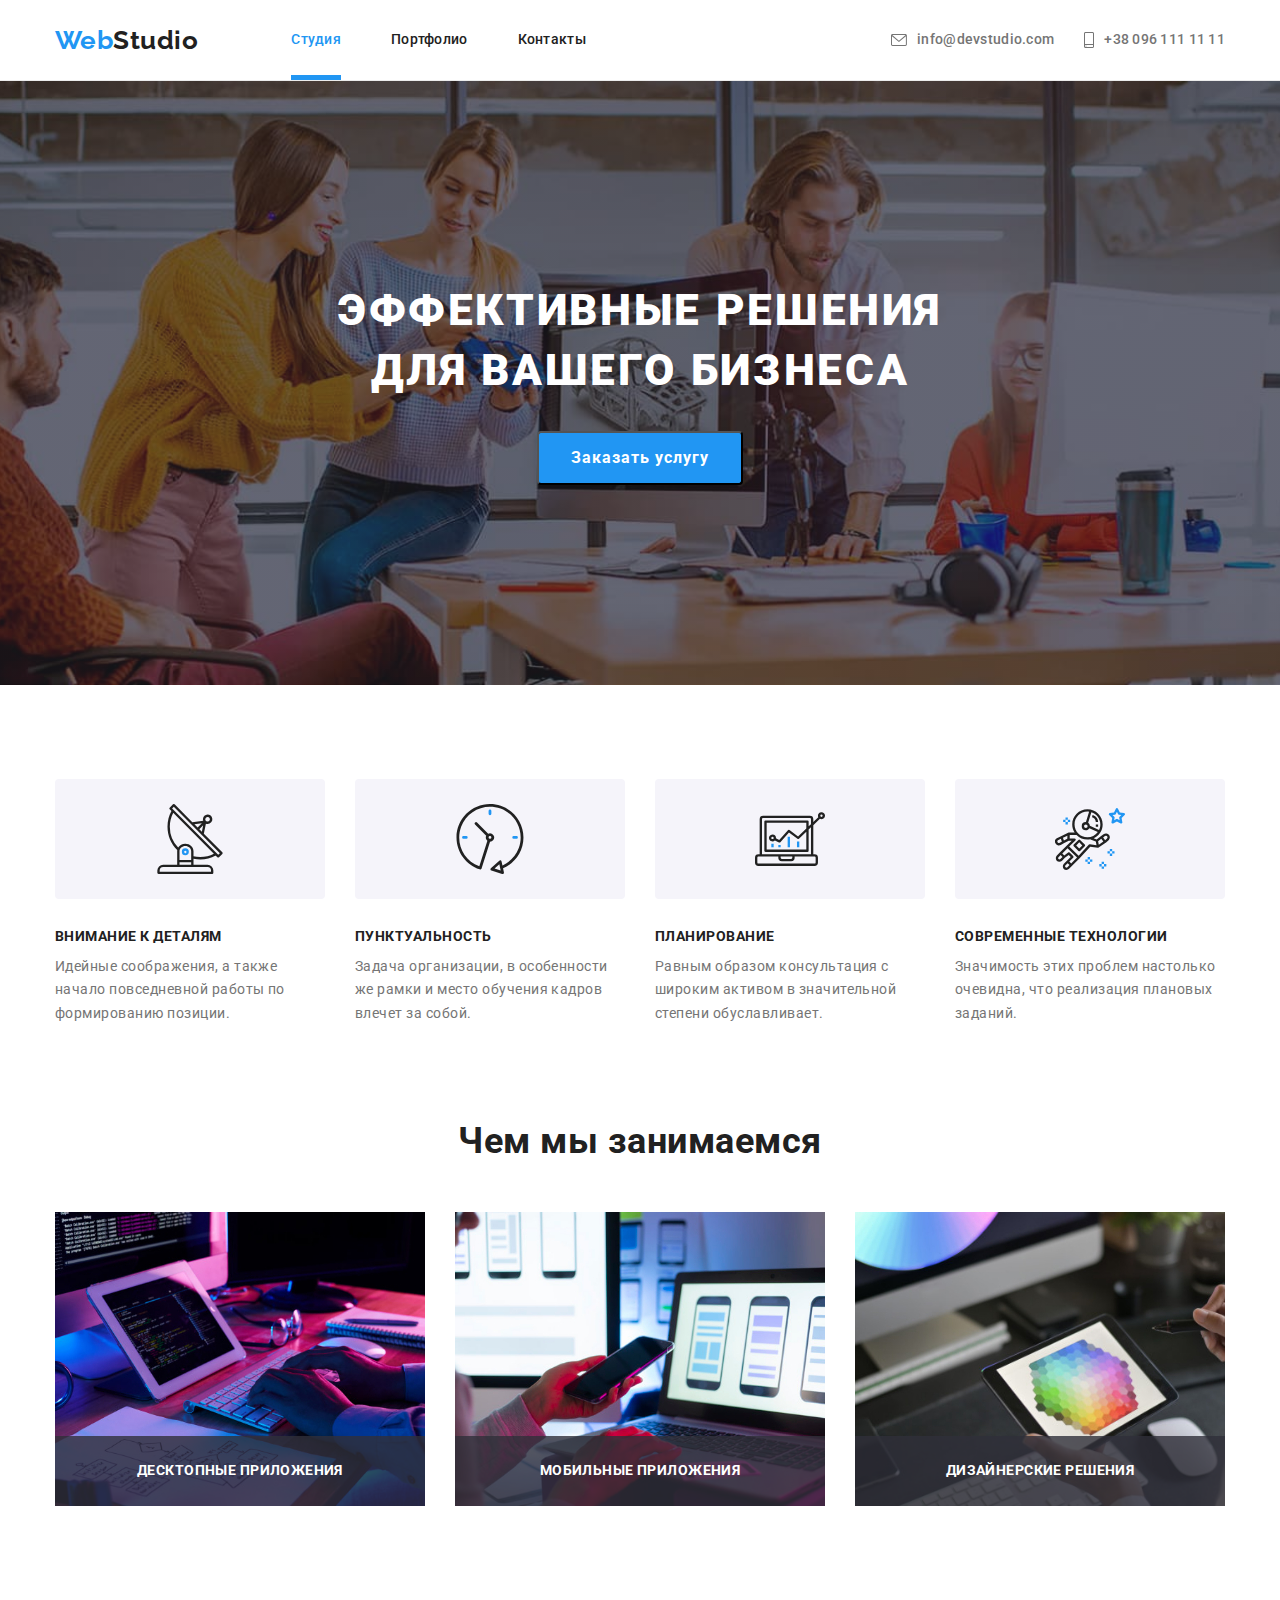
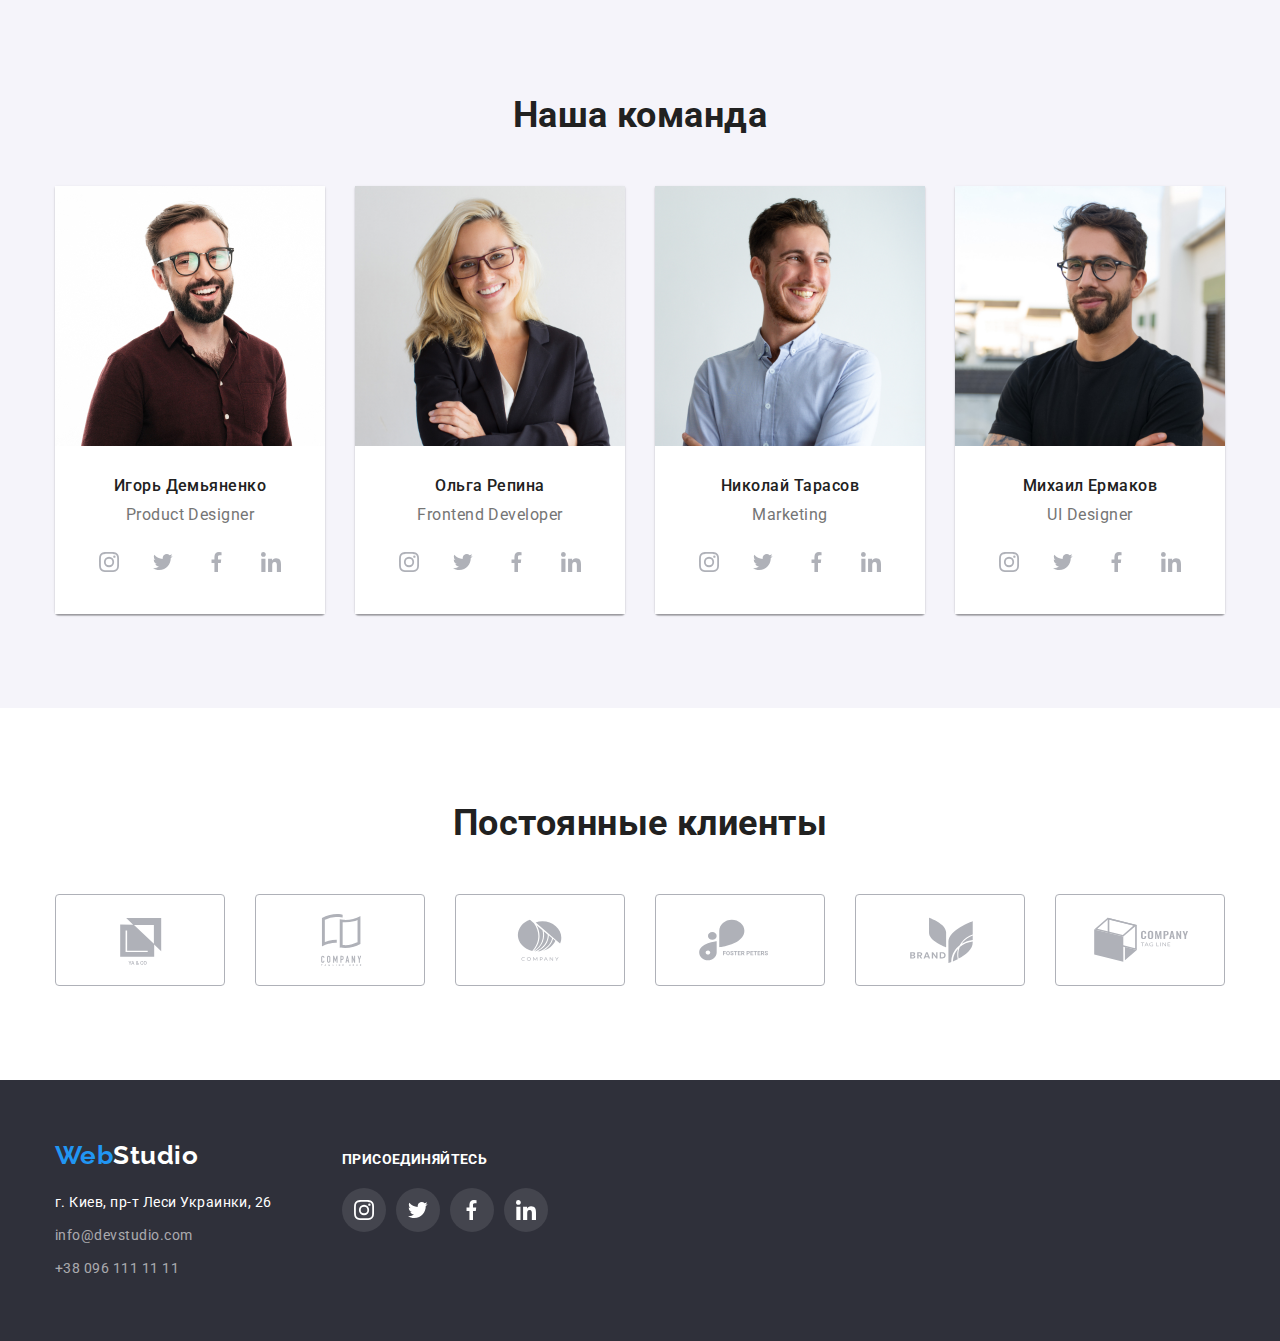
<file: index.html>
<!DOCTYPE html>
<html lang="ru">
  <head>
    <meta charset="UTF-8" />
    <meta http-equiv="X-UA-Compatible" content="IE=edge" />
    <meta name="viewport" content="width=device-width, initial-scale=1.0" />
    <title>Document</title>
    <link rel="preconnect" href="https://fonts.googleapis.com" />
    <link rel="preconnect" href="https://fonts.gstatic.com" crossorigin />
    <link
      href="https://fonts.googleapis.com/css2?family=Raleway:wght@700&family=Roboto:wght@400;500;700;900&display=swap"
      rel="stylesheet"
    />
    <link
      rel="stylesheet"
      href="https://cdnjs.cloudflare.com/ajax/libs/modern-normalize/1.1.0/modern-normalize.min.css"
    />
    <link rel="stylesheet" href="./css/styles.css" />
  </head>
  <body>
    <!-- Хедер -->
    <header class="header">
      <div class="container main-nav">
        <nav class="main-part">
          <a href="./index.html" class="logo">Web<span class="logo-black">Studio</span></a>
          <ul class="site-nav">
            <li class="item"><a href="" class="link current">Студия</a></li>
            <li class="item"><a href="./portfolio.html" class="link">Портфолио</a></li>
            <li class="item"><a href="" class="link">Контакты</a></li>
          </ul>
        </nav>
        <ul class="contacts">
          <li class="item">
            <a href="mailto:info@devstudio.com" class="link envelope">
              <svg class="icon-envelope" width="16" height="12">
                <use href="./images/sprite.svg#icon-envelope"></use>
              </svg>
              info@devstudio.com</a
            >
          </li>
          <li class="item">
            <a href="tel:+380961111111" class="link smartphone">
              <svg class="icon-smartphone" width="10" height="16">
                <use href="./images/sprite.svg#icon-smartphone"></use>
              </svg>
              +38 096 111 11 11</a
            >
          </li>
        </ul>
      </div>
    </header>
    <main>
      <!-- Герой -->
      <div class="overlay">
        <section class="hero">
          <div class="container">
            <h1 class="hero-title">
              Эффективные решения <br />
              для вашего бизнеса
            </h1>
            <button type="button" class="button" data-modal-open>Заказать услугу</button>
          </div>
        </section>
      </div>
      <!-- Наши приемущества -->
      <section class="section">
        <div class="container">
          <h2 class="h2-title-benefits">Наши приемущества</h2>
          <ul class="benefits-list">
            <li class="item">
              <div class="benefits-list-icon">
                <svg class="icon" width="70" height="70">
                  <use href="./images/sprite.svg#icon-antenna"></use>
                </svg>
              </div>
              <h3 class="section-title benefits">Внимание к деталям</h3>
              <p class="benefits-text">
                Идейные соображения, а также начало повседневной работы по формированию позиции.
              </p>
            </li>
            <li class="item">
              <div class="benefits-list-icon">
                <svg class="icon" width="70" height="70">
                  <use href="./images/sprite.svg#icon-clock"></use>
                </svg>
              </div>
              <h3 class="section-title benefits">Пунктуальность</h3>
              <p class="benefits-text">
                Задача организации, в особенности же рамки и место обучения кадров влечет за собой.
              </p>
            </li>
            <li class="item">
              <div class="benefits-list-icon">
                <svg class="icon" width="70" height="70">
                  <use href="./images/sprite.svg#icon-vector"></use>
                </svg>
              </div>
              <h3 class="section-title benefits">Планирование</h3>
              <p class="benefits-text">
                Равным образом консультация с широким активом в значительной степени обуславливает.
              </p>
            </li>
            <li class="item">
              <div class="benefits-list-icon">
                <svg class="icon" width="70" height="70">
                  <use href="./images/sprite.svg#icon-astronaut"></use>
                </svg>
              </div>
              <h3 class="section-title benefits">Современные технологии</h3>
              <p class="benefits-text">
                Значимость этих проблем настолько очевидна, что реализация плановых заданий.
              </p>
            </li>
          </ul>
        </div>
      </section>
      <!-- Чем мы занимаемся -->
      <section class="section job">
        <div class="container">
          <h2 class="section-title job">Чем мы занимаемся</h2>
          <ul class="job-list">
            <li class="item">
              <div class="job-item-container">
                <img
                  src="./images/img.jpg"
                  alt="Верстка"
                  width="370"
                  height="294"
                  class="job-image"
                />
                <div class="job-overlay-container">
                  <p class="job-list-overlay">Десктопные приложения</p>
                </div>
              </div>
            </li>
            <li class="item">
              <div class="job-item-container">
                <img
                  src="./images/img1.jpg"
                  alt="Приложения"
                  width="370"
                  height="294"
                  class="job-image"
                />
                <div class="job-overlay-container">
                  <p class="job-list-overlay">Мобильные приложения</p>
                </div>
              </div>
            </li>
            <li class="item">
              <div class="job-item-container">
                <img
                  src="./images/img2.jpg"
                  alt="Дизайн"
                  width="370"
                  height="294"
                  class="job-image"
                />
                <div class="job-overlay-container">
                  <p class="job-list-overlay">Дизайнерские решения</p>
                </div>
              </div>
            </li>
          </ul>
        </div>
      </section>
      <!-- Наша команда -->
      <section class="section team">
        <div class="container">
          <h2 class="section-title team">Наша команда</h2>
          <ul class="team-list">
            <li class="item">
              <img
                src="./images/photo1.jpg"
                alt="Игорь Демьяненко"
                width="270"
                height="260"
                class="photo"
              />
              <div class="team-container">
                <h3 class="section-title name">Игорь Демьяненко</h3>
                <p lang="en" class="prof">Product Designer</p>
                <ul class="name-social-link">
                  <li class="item-link">
                    <a
                      href=""
                      target="blank"
                      rel="noopener noreferrer"
                      aria-label="Instagram"
                      class="link"
                    >
                      <svg class="icon" width="20" height="20">
                        <use href="./images/sprite.svg#icon-instagram"></use>
                      </svg>
                    </a>
                  </li>
                  <li class="item-link">
                    <a
                      href=""
                      target="blank"
                      rel="noopener noreferrer"
                      aria-label="Twitter"
                      class="link"
                    >
                      <svg class="icon" width="20" height="20">
                        <use href="./images/sprite.svg#icon-twitter"></use>
                      </svg>
                    </a>
                  </li>
                  <li class="item-link">
                    <a
                      href=""
                      target="blank"
                      rel="noopener noreferrer"
                      aria-label="Facebook"
                      class="link"
                    >
                      <svg class="icon" width="20" height="20">
                        <use href="./images/sprite.svg#icon-facebook"></use>
                      </svg>
                    </a>
                  </li>
                  <li class="item-link">
                    <a
                      href=""
                      target="blank"
                      rel="noopener noreferrer"
                      aria-label="Linkedin"
                      class="link"
                    >
                      <svg class="icon" width="20" height="20">
                        <use href="./images/sprite.svg#icon-linkedin"></use>
                      </svg>
                    </a>
                  </li>
                </ul>
              </div>
            </li>
            <li class="item">
              <img
                src="./images/photo2.jpg"
                alt="Ольга Репина"
                width="270"
                height="260"
                class="photo"
              />
              <div class="team-container">
                <h3 class="section-title name">Ольга Репина</h3>
                <p lang="en" class="prof">Frontend Developer</p>
                <ul class="name-social-link">
                  <li class="item-link">
                    <a
                      href=""
                      target="blank"
                      rel="noopener noreferrer"
                      aria-label="Instagram"
                      class="link"
                    >
                      <svg class="icon" width="20" height="20">
                        <use href="./images/sprite.svg#icon-instagram"></use>
                      </svg>
                    </a>
                  </li>
                  <li class="item-link">
                    <a
                      href=""
                      target="blank"
                      rel="noopener noreferrer"
                      aria-label="Twitter"
                      class="link"
                    >
                      <svg class="icon" width="20" height="20">
                        <use href="./images/sprite.svg#icon-twitter"></use>
                      </svg>
                    </a>
                  </li>
                  <li class="item-link">
                    <a
                      href=""
                      target="blank"
                      rel="noopener noreferrer"
                      aria-label="Facebook"
                      class="link"
                    >
                      <svg class="icon" width="20" height="20">
                        <use href="./images/sprite.svg#icon-facebook"></use>
                      </svg>
                    </a>
                  </li>
                  <li class="item-link">
                    <a
                      href=""
                      target="blank"
                      rel="noopener noreferrer"
                      aria-label="Linkedin"
                      class="link"
                    >
                      <svg class="icon" width="20" height="20">
                        <use href="./images/sprite.svg#icon-linkedin"></use>
                      </svg>
                    </a>
                  </li>
                </ul>
              </div>
            </li>
            <li class="item">
              <img
                src="./images/photo3.jpg"
                alt="Николай Тарасов"
                width="270"
                height="260"
                class="photo"
              />
              <div class="team-container">
                <h3 class="section-title name">Николай Тарасов</h3>
                <p lang="en" class="prof">Marketing</p>
                <ul class="name-social-link">
                  <li class="item-link">
                    <a
                      href=""
                      target="blank"
                      rel="noopener noreferrer"
                      aria-label="Instagram"
                      class="link"
                    >
                      <svg class="icon" width="20" height="20">
                        <use href="./images/sprite.svg#icon-instagram"></use>
                      </svg>
                    </a>
                  </li>
                  <li class="item-link">
                    <a
                      href=""
                      target="blank"
                      rel="noopener noreferrer"
                      aria-label="Twitter"
                      class="link"
                    >
                      <svg class="icon" width="20" height="20">
                        <use href="./images/sprite.svg#icon-twitter"></use>
                      </svg>
                    </a>
                  </li>
                  <li class="item-link">
                    <a
                      href=""
                      target="blank"
                      rel="noopener noreferrer"
                      aria-label="Facebook"
                      class="link"
                    >
                      <svg class="icon" width="20" height="20">
                        <use href="./images/sprite.svg#icon-facebook"></use>
                      </svg>
                    </a>
                  </li>
                  <li class="item-link">
                    <a
                      href=""
                      target="blank"
                      rel="noopener noreferrer"
                      aria-label="Linkedin"
                      class="link"
                    >
                      <svg class="icon" width="20" height="20">
                        <use href="./images/sprite.svg#icon-linkedin"></use>
                      </svg>
                    </a>
                  </li>
                </ul>
              </div>
            </li>
            <li class="item">
              <img
                src="./images/photo4.jpg"
                alt="Михаил Ермаков"
                width="270"
                height="260"
                class="photo"
              />
              <div class="team-container">
                <h3 class="section-title name">Михаил Ермаков</h3>
                <p lang="en" class="prof">UI Designer</p>
                <ul class="name-social-link">
                  <li class="item-link">
                    <a
                      href=""
                      target="blank"
                      rel="noopener noreferrer"
                      aria-label="Instagram"
                      class="link"
                    >
                      <svg class="icon" width="20" height="20">
                        <use href="./images/sprite.svg#icon-instagram"></use>
                      </svg>
                    </a>
                  </li>
                  <li class="item-link">
                    <a
                      href=""
                      target="blank"
                      rel="noopener noreferrer"
                      aria-label="Twitter"
                      class="link"
                    >
                      <svg class="icon" width="20" height="20">
                        <use href="./images/sprite.svg#icon-twitter"></use>
                      </svg>
                    </a>
                  </li>
                  <li class="item-link">
                    <a
                      href=""
                      target="blank"
                      rel="noopener noreferrer"
                      aria-label="Facebook"
                      class="link"
                    >
                      <svg class="icon" width="20" height="20">
                        <use href="./images/sprite.svg#icon-facebook"></use>
                      </svg>
                    </a>
                  </li>
                  <li class="item-link">
                    <a
                      href=""
                      target="blank"
                      rel="noopener noreferrer"
                      aria-label="Linkedin"
                      class="link"
                    >
                      <svg class="icon" width="20" height="20">
                        <use href="./images/sprite.svg#icon-linkedin"></use>
                      </svg>
                    </a>
                  </li>
                </ul>
              </div>
            </li>
          </ul>
        </div>
      </section>
      <!-- Постоянные клиенты -->
      <section class="section clients">
        <div class="container">
          <h2 class="section-title">Постоянные клиенты</h2>
          <ul class="list-clients">
            <li class="item">
              <a href="" class="button-clients">
                <svg class="icon-clients" width="170" height="92">
                  <use href="./images/sprite.svg#icon-Client1"></use>
                </svg>
              </a>
            </li>
            <li class="item">
              <a href="" class="button-clients">
                <svg class="icon-clients" width="170" height="92">
                  <use href="./images/sprite.svg#icon-Client2"></use>
                </svg>
              </a>
            </li>
            <li class="item">
              <a href="" class="button-clients">
                <svg class="icon-clients" width="170" height="92">
                  <use href="./images/sprite.svg#icon-Client3"></use>
                </svg>
              </a>
            </li>
            <li class="item">
              <a href="" class="button-clients">
                <svg class="icon-clients" width="170" height="92">
                  <use href="./images/sprite.svg#icon-Client4"></use>
                </svg>
              </a>
            </li>
            <li class="item">
              <a href="" class="button-clients">
                <svg class="icon-clients" width="170" height="92">
                  <use href="./images/sprite.svg#icon-Client5"></use>
                </svg>
              </a>
            </li>
            <li class="item">
              <a href="" class="button-clients">
                <svg class="icon-clients" width="170" height="92">
                  <use href="./images/sprite.svg#icon-Client6"></use>
                </svg>
              </a>
            </li>
          </ul>
        </div>
      </section>
    </main>
    <!-- Футер -->
    <footer class="main-footer">
      <div class="container footer-container">
        <div class="container-adress">
          <a href="/" class="logo">Web<span class="logo-white">Studio</span></a>
          <address class="address">
            <a
              href="https://goo.gl/maps/ySa9Uwe9buMW5qFH8"
              target="_blank"
              rel="noopener noreferrer"
              class="address-link"
              >г. Киев, пр-т Леси Украинки, 26</a
            >
          </address>
          <address class="footer-contacts">
            <a href="mailto:info@devstudio.com" class="link first">info@devstudio.com</a><br />
            <a href="tel:+380961111111" class="link">+38 096 111 11 11</a>
          </address>
        </div>
        <div class="social-network">
          <p class="p-network">присоединяйтесь</p>
          <ul class="social-network-list">
            <li class="item">
              <a
                href=""
                target="blank"
                rel="noopener noreferrer"
                aria-label="Инстаграм"
                class="link"
              >
                <svg class="icon-footer" width="20" height="20">
                  <use href="./images/sprite.svg#icon-instagram"></use>
                </svg>
              </a>
            </li>

            <li class="item">
              <a href="" target="blank" rel="noopener noreferrer" aria-label="Twitter" class="link">
                <svg class="icon-footer" width="20" height="20">
                  <use href="./images/sprite.svg#icon-twitter"></use>
                </svg>
              </a>
            </li>
            <li class="item">
              <a
                href=""
                target="blank"
                rel="noopener noreferrer"
                aria-label="Facebook"
                class="link"
              >
                <svg class="icon-footer" width="20" height="20">
                  <use href="./images/sprite.svg#icon-facebook"></use>
                </svg>
              </a>
            </li>
            <li class="item">
              <a
                href=""
                target="blank"
                rel="noopener noreferrer"
                aria-label="Linkedin"
                class="link"
              >
                <svg class="icon-footer" width="20" height="20">
                  <use href="./images/sprite.svg#icon-linkedin"></use>
                </svg>
              </a>
            </li>
          </ul>
        </div>
      </div>
    </footer>
    <!-- Модальное окно -->
    <div class="backdrop is-hidden" data-modal>
      <div class="modal">
        <button class="button-modal" data-modal-close>
          <svg class="icon-modal-close" width="17" height="17">
            <use href="./images/sprite.svg#icon-close"></use>
          </svg>
        </button>
      </div>
    </div>
    <script src="./js/modal.js"></script>
  </body>
</html>
</file>
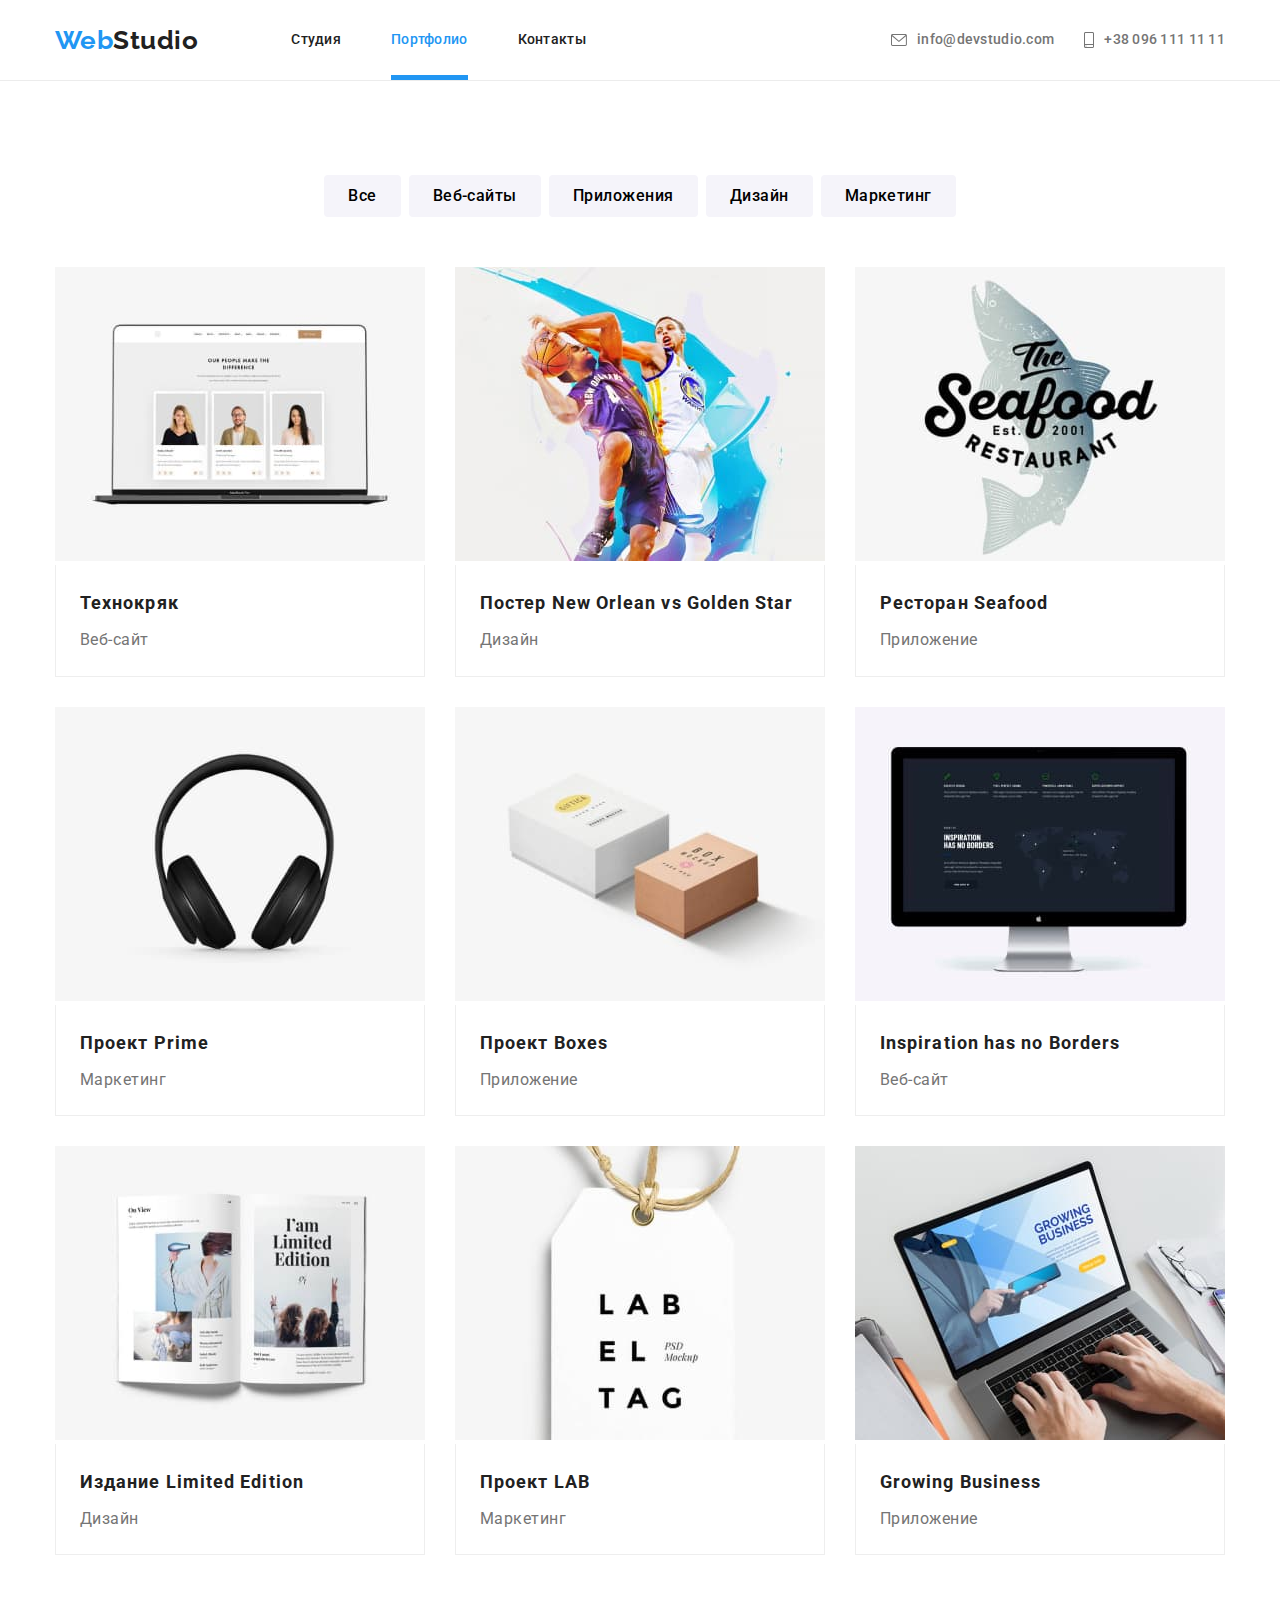
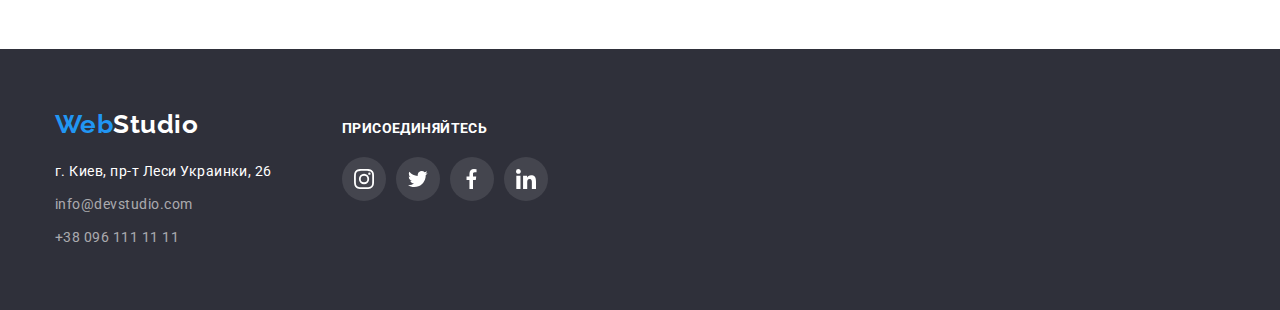
<file: portfolio.html>
<!DOCTYPE html>
<html lang="ru">
  <head>
    <meta charset="UTF-8" />
    <meta http-equiv="X-UA-Compatible" content="IE=edge" />
    <meta name="viewport" content="width=device-width, initial-scale=1.0" />
    <title>Document</title>
    <link rel="preconnect" href="https://fonts.googleapis.com" />
    <link rel="preconnect" href="https://fonts.gstatic.com" crossorigin />
    <link
      href="https://fonts.googleapis.com/css2?family=Raleway:wght@700&family=Roboto:wght@400;500;700;900&display=swap"
      rel="stylesheet"
    />
    <link
      rel="stylesheet"
      href="https://cdnjs.cloudflare.com/ajax/libs/modern-normalize/1.1.0/modern-normalize.min.css"
    />
    <link rel="stylesheet" href="./css/styles.css" />
  </head>
  <body>
    <!-- Хедер -->
    <header class="header">
      <div class="container main-nav">
        <nav class="main-part">
          <a href="./index.html" class="logo">Web<span class="logo-black">Studio</span></a>
          <ul class="site-nav">
            <li class="item"><a href="./index.html" class="link">Студия</a></li>
            <li class="item"><a href="./portfolio.html" class="link current">Портфолио</a></li>
            <li class="item"><a href="" class="link">Контакты</a></li>
          </ul>
        </nav>
        <ul class="contacts">
          <li class="item">
            <a href="mailto:info@devstudio.com" class="link envelope">
              <svg class="icon-envelope" width="16" height="12">
                <use href="./images/sprite.svg#icon-envelope"></use>
              </svg>
              info@devstudio.com</a
            >
          </li>
          <li class="item">
            <a href="tel:+380961111111" class="link smartphone">
              <svg class="icon-smartphone" width="10" height="16">
                <use href="./images/sprite.svg#icon-smartphone"></use>
              </svg>
              +38 096 111 11 11</a
            >
          </li>
        </ul>
      </div>
    </header>
    <main>
      <!-- Фильтры -->
      <section class="section">
        <div class="container">
          <ul class="buttons-port">
            <li class="item"><button type="button" class="button-portfolio">Все</button></li>
            <li class="item"><button type="button" class="button-portfolio">Веб-сайты</button></li>
            <li class="item"><button type="button" class="button-portfolio">Приложения</button></li>
            <li class="item"><button type="button" class="button-portfolio">Дизайн</button></li>
            <li class="item"><button type="button" class="button-portfolio">Маркетинг</button></li>
          </ul>
          <!-- Портфолио -->
          <h1 class="h1-header-portfolio">Наше портфолио</h1>
          <ul class="portfolio-list">
            <li class="item tehnocrak">
              <div class="card-set">
                <a href="" class="link-porfolio">
                  <div class="container-overlay-portfolio">
                    <img src="./images/tehno.jpg" alt="Технокряк" width="370" height="294" />
                    <div class="product-overlay">
                      <div class="container-content-overlay">
                        <p class="content-overlay-portfolio">
                          Ресурс предлагает комплексные предложения с разным уровнем функционала и
                          сервисов. Все это позволит посетителю получить исчерпывающие сведения о
                          компании или частном лице.
                        </p>
                      </div>
                    </div>
                  </div>
                  <div class="card-content">
                    <h2 class="header-portfolio">Технокряк</h2>
                    <p class="p-portfolio">Веб-сайт</p>
                  </div>
                </a>
              </div>
            </li>
            <li class="item tehnocrak">
              <div class="card-set">
                <a href="" class="link-porfolio">
                  <div class="container-overlay-portfolio">
                    <img src="./images/poster.jpg" alt="Постер" width="370" height="294" />
                    <div class="product-overlay">
                      <div class="container-content-overlay">
                        <p class="content-overlay-portfolio">
                          Ресурс предлагает комплексные предложения с разным уровнем функционала и
                          сервисов. Все это позволит посетителю получить исчерпывающие сведения о
                          компании или частном лице.
                        </p>
                      </div>
                    </div>
                  </div>
                  <div class="card-content">
                    <h2 class="header-portfolio">Постер New Orlean vs Golden Star</h2>
                    <p class="p-portfolio">Дизайн</p>
                  </div>
                </a>
              </div>
            </li>
            <li class="item tehnocrak">
              <div class="card-set">
                <a href="" class="link-porfolio">
                  <div class="container-overlay-portfolio">
                    <img src="./images/seafood.jpg" alt="Ресторан" width="370" height="294" />
                    <div class="product-overlay">
                      <div class="container-content-overlay">
                        <p class="content-overlay-portfolio">
                          Ресурс предлагает комплексные предложения с разным уровнем функционала и
                          сервисов. Все это позволит посетителю получить исчерпывающие сведения о
                          компании или частном лице.
                        </p>
                      </div>
                    </div>
                  </div>
                  <div class="card-content">
                    <h2 class="header-portfolio">Ресторан Seafood</h2>
                    <p class="p-portfolio">Приложение</p>
                  </div>
                </a>
              </div>
            </li>
            <li class="item tehnocrak">
              <div class="card-set">
                <a href="" class="link-porfolio">
                  <div class="container-overlay-portfolio">
                    <img src="./images/prime.jpg" alt="Проэкт" width="370" height="294" />
                    <div class="product-overlay">
                      <div class="container-content-overlay">
                        <p class="content-overlay-portfolio">
                          Ресурс предлагает комплексные предложения с разным уровнем функционала и
                          сервисов. Все это позволит посетителю получить исчерпывающие сведения о
                          компании или частном лице.
                        </p>
                      </div>
                    </div>
                  </div>
                  <div class="card-content">
                    <h2 class="header-portfolio">Проект Prime</h2>
                    <p class="p-portfolio">Маркетинг</p>
                  </div>
                </a>
              </div>
            </li>
            <li class="item tehnocrak">
              <div class="card-set">
                <a href="" class="link-porfolio">
                  <div class="container-overlay-portfolio">
                    <img src="./images/boxes.jpg" alt="Приложение" width="370" height="294" />
                    <div class="product-overlay">
                      <div class="container-content-overlay">
                        <p class="content-overlay-portfolio">
                          Ресурс предлагает комплексные предложения с разным уровнем функционала и
                          сервисов. Все это позволит посетителю получить исчерпывающие сведения о
                          компании или частном лице.
                        </p>
                      </div>
                    </div>
                  </div>
                  <div class="card-content">
                    <h2 class="header-portfolio">Проект Boxes</h2>
                    <p class="p-portfolio">Приложение</p>
                  </div>
                </a>
              </div>
            </li>
            <li class="item tehnocrak">
              <div class="card-set">
                <a href="" class="link-porfolio">
                  <div class="container-overlay-portfolio">
                    <img src="./images/borders.jpg" alt="Веб-сайт" width="370" height="294" />
                    <div class="product-overlay">
                      <div class="container-content-overlay">
                        <p class="content-overlay-portfolio">
                          Ресурс предлагает комплексные предложения с разным уровнем функционала и
                          сервисов. Все это позволит посетителю получить исчерпывающие сведения о
                          компании или частном лице.
                        </p>
                      </div>
                    </div>
                  </div>
                  <div class="card-content">
                    <h2 class="header-portfolio">Inspiration has no Borders</h2>
                    <p class="p-portfolio">Веб-сайт</p>
                  </div>
                </a>
              </div>
            </li>
            <li class="item tehnocrak">
              <div class="card-set">
                <a href="" class="link-porfolio">
                  <div class="container-overlay-portfolio">
                    <img src="./images/ltd.jpg" alt="Дизайн" width="370" height="294" />
                    <div class="product-overlay">
                      <div class="container-content-overlay">
                        <p class="content-overlay-portfolio">
                          Ресурс предлагает комплексные предложения с разным уровнем функционала и
                          сервисов. Все это позволит посетителю получить исчерпывающие сведения о
                          компании или частном лице.
                        </p>
                      </div>
                    </div>
                  </div>
                  <div class="card-content">
                    <h2 class="header-portfolio">Издание Limited Edition</h2>
                    <p class="p-portfolio">Дизайн</p>
                  </div>
                </a>
              </div>
            </li>
            <li class="item tehnocrak">
              <div class="card-set">
                <a href="" class="link-porfolio">
                  <div class="container-overlay-portfolio">
                    <img src="./images/lab.jpg" alt="Маркетинг" width="370" height="294" />
                    <div class="product-overlay">
                      <div class="container-content-overlay">
                        <p class="content-overlay-portfolio">
                          Ресурс предлагает комплексные предложения с разным уровнем функционала и
                          сервисов. Все это позволит посетителю получить исчерпывающие сведения о
                          компании или частном лице.
                        </p>
                      </div>
                    </div>
                  </div>
                  <div class="card-content">
                    <h2 class="header-portfolio">Проект LAB</h2>
                    <p class="p-portfolio">Маркетинг</p>
                  </div>
                </a>
              </div>
            </li>
            <li class="item tehnocrak">
              <div class="card-set">
                <a href="" class="link-porfolio">
                  <div class="container-overlay-portfolio">
                    <img src="./images/business.jpg" alt="Приложение" width="370" height="294" />
                    <div class="product-overlay">
                      <div class="container-content-overlay">
                        <p class="content-overlay-portfolio">
                          Ресурс предлагает комплексные предложения с разным уровнем функционала и
                          сервисов. Все это позволит посетителю получить исчерпывающие сведения о
                          компании или частном лице.
                        </p>
                      </div>
                    </div>
                  </div>
                  <div class="card-content">
                    <h2 class="header-portfolio">Growing Business</h2>
                    <p class="p-portfolio">Приложение</p>
                  </div>
                </a>
              </div>
            </li>
          </ul>
        </div>
      </section>
    </main>
    <!-- Футер -->
    <footer class="main-footer">
      <div class="container footer-container">
        <div class="container-adress">
          <a href="/" class="logo">Web<span class="logo-white">Studio</span></a>
          <address class="address">
            <a
              href="https://goo.gl/maps/ySa9Uwe9buMW5qFH8"
              target="_blank"
              rel="noopener noreferrer"
              class="address-link"
              >г. Киев, пр-т Леси Украинки, 26</a
            >
          </address>
          <address class="footer-contacts">
            <a href="mailto:info@devstudio.com" class="link first">info@devstudio.com</a><br />
            <a href="tel:+380961111111" class="link">+38 096 111 11 11</a>
          </address>
        </div>
        <div class="social-network">
          <p class="p-network">присоединяйтесь</p>
          <ul class="social-network-list">
            <li class="item">
              <a
                href=""
                target="blank"
                rel="noopener noreferrer"
                aria-label="Инстаграм"
                class="link"
              >
                <svg class="icon-footer" width="20" height="20">
                  <use href="./images/sprite.svg#icon-instagram"></use>
                </svg>
              </a>
            </li>

            <li class="item">
              <a href="" target="blank" rel="noopener noreferrer" aria-label="Twitter" class="link">
                <svg class="icon-footer" width="20" height="20">
                  <use href="./images/sprite.svg#icon-twitter"></use>
                </svg>
              </a>
            </li>
            <li class="item">
              <a
                href=""
                target="blank"
                rel="noopener noreferrer"
                aria-label="Facebook"
                class="link"
              >
                <svg class="icon-footer" width="20" height="20">
                  <use href="./images/sprite.svg#icon-facebook"></use>
                </svg>
              </a>
            </li>
            <li class="item">
              <a
                href=""
                target="blank"
                rel="noopener noreferrer"
                aria-label="Linkedin"
                class="link"
              >
                <svg class="icon-footer" width="20" height="20">
                  <use href="./images/sprite.svg#icon-linkedin"></use>
                </svg>
              </a>
            </li>
          </ul>
        </div>
      </div>
    </footer>

    <script src="./js/modal.js"></script>
  </body>
</html>
</file>
<file: css/styles.css>
/*=============== Главная страница ==============*/

:root {
  --header-color: #212121;
  --main-blue-color: #2196f3;
  --main-white-color: #ffffff;
  --text-color: #757575;
  --footer-mail-tel-color: rgba(255, 255, 255, 0.6);
  --black-background-color: #2f303a;
  --team-background-color: #f5f4fa;
  --border-color: #ececec;
  --border-color-card: #eeeeee;
  --team-list-shadow: 0px 1px 3px rgba(0, 0, 0, 0.12), 0px 1px 1px rgba(0, 0, 0, 0.14),
    0px 2px 1px rgba(0, 0, 0, 0.2);
  --button-hero-shadow: rgba(0, 0, 0, 0.15);
  --button-portfolio-shadow: 0px 3px 1px rgba(0, 0, 0, 0.1), 0px 1px 2px rgba(0, 0, 0, 0.08),
    0px 2px 2px rgba(0, 0, 0, 0.12);
  --portfolio-cards-shadow: 0px 1px 1px rgba(0, 0, 0, 0.12), 0px 4px 4px rgba(0, 0, 0, 0.06),
    1px 4px 6px rgba(0, 0, 0, 0.16);
  --icon-color: #afb1b8;
  --timing-function: cubic-bezier(0.4, 0, 0.2, 1);
  --product-card-overlay: rgba(33, 150, 243, 0.9);
}
body {
  background-color: var(--main-white-color);
  color: var(--text-color);
  font-family: Roboto, sans-serif;
  letter-spacing: 0.03em;
}
ul,
li {
  list-style: none;
  padding: 0%;
  margin: 0%;
}
a {
  text-decoration: none;
  font-style: normal;
}
h1,
h2,
h3,
p {
  margin-top: 0;
  margin-bottom: 0;
}
.section-title {
  color: var(--header-color);
  font-weight: 700;
  font-size: 36px;
  line-height: 1.17;
  text-align: center;
}
.section {
  padding-top: 94px;
  padding-bottom: 94px;
}
.container {
  width: 1200px;
  padding-left: 15px;
  padding-right: 15px;
  margin-left: auto;
  margin-right: auto;
}
/*========= Хедер =========*/
.header {
  background-color: var(--main-white-color);
  border-bottom: 1px solid var(--border-color);
}
.logo {
  color: var(--main-blue-color);
  font-family: raleway, sans-serif;
  font-weight: bold;
  font-size: 26px;
  line-height: 1.19;
}
.logo-black {
  color: var(--header-color);
}

.site-nav {
  display: block;
  display: flex;
  padding-left: 0;
  margin-top: 0;
  margin-bottom: 0;
  margin-left: 93px;
}
.contacts {
  display: block;
  display: flex;
  padding-left: 0;
  margin-top: 0;
  margin-bottom: 0;
  margin-left: auto;
  align-items: center;
}
.contacts .link {
  display: block;
  padding-top: 32px;
  padding-bottom: 32px;
}

.contacts .item:first-child {
  margin-right: 30px;
}

.main-nav,
.main-part,
.contacts .smartphone,
.contacts .envelope {
  display: flex;
  align-items: center;
}

.site-nav .item:not(:last-child) {
  margin-right: 50px;
}

.site-nav .link {
  display: block;
  padding-top: 32px;
  padding-bottom: 32px;
}
.site-nav .link,
.contacts .link {
  color: var(--header-color);
  font-weight: 500;
  font-size: 14px;
  line-height: 1.14;
  letter-spacing: 0.02em;

  transition: background-color 250ms var(--timing-function);
}
.contacts .link {
  color: var(--text-color);
}

.icon-envelope {
  margin-right: 10px;
  fill: currentColor;

  transition: color 250ms var(--timing-function);
}
.icon-envelope:hover,
.icon-envelope:focus {
  color: var(--main-blue-color);
}
.icon-smartphone {
  margin-right: 10px;
  fill: currentColor;

  transition: background-color 250ms var(--timing-function);
}

.contacts .link:hover,
.contacts .link:focus,
.site-nav .link:hover,
.site-nav .link:focus,
.footer-contacts .link:hover,
.footer-contacts .link:focus,
.address .address-link:hover,
.address .address-link:focus {
  color: var(--main-blue-color);
}
.link.current {
  color: var(--main-blue-color);

  position: relative;
}
.link.current::after {
  position: absolute;
  left: 0;
  bottom: 0;

  content: '';
  display: block;
  width: 100%;
  height: 5px;
  background-color: var(--main-blue-color);
}
.link.current:hover::after {
  width: 100%;
}

/*======== Герой =======*/
.hero {
  padding-top: 200px;
  padding-bottom: 200px;
  text-align: center;
}
.hero-title {
  margin-bottom: 30px;
  color: var(--main-white-color);
  font-weight: 900;
  font-size: 44px;
  line-height: 1.36;
  letter-spacing: 0.06em;
  text-transform: uppercase;
}
.button {
  color: var(--main-white-color);
  font-family: inherit;
  font-weight: 700;
  font-size: 16px;
  line-height: 1.88;
  letter-spacing: 0.06em;
  background-color: var(--main-blue-color);

  display: inline-block;
  padding: 10px 32px;
  min-width: 136px;
  box-shadow: 0px 4px 4px var(--button-hero-shadow);
  border-radius: 4px;
  cursor: pointer;
}
.overlay {
  max-width: 1600px;
  margin-left: auto;
  margin-right: auto;
  background-image: linear-gradient(to right, rgba(47, 48, 58, 0.4), rgba(47, 48, 58, 0.4)),
    url('../images/overlay.jpg');
  background-color: var(--black-background-color);
  background-repeat: no-repeat;
  background-size: cover;
  background-position: center;
}
/*======== Наши приемущества ========*/

.h2-title-benefits {
  display: none;
}
.benefits-list {
  display: flex;
}

.benefits-list .item:not(:last-child) {
  margin-right: 30px;
}

.benefits {
  font-size: 14px;
  line-height: 1.14;
  text-align: left;
  text-transform: uppercase;

  margin-bottom: 10px;
}
.benefits-text {
  font-size: 14px;
  line-height: 1.7;
}
.benefits-list-icon {
  width: 270px;
  height: 120px;
  background: #f5f4fa;
  border-radius: 4px;
  margin-bottom: 30px;
  display: flex;
  justify-content: center;
}

/*======== Чем мы занимаемcя =======*/
.section-title.job {
  margin-bottom: 50px;
}
.job {
  padding-top: 0;
}
.job-list {
  display: flex;
}
.job-list .item:not(:last-child) {
  margin-right: 30px;
}
.job-image {
  display: block;
}
.job-list-overlay {
  color: var(--main-white-color);
  font-weight: 700;
  font-size: 14px;
  line-height: 1.14;
  text-align: center;
  letter-spacing: 0.03em;
  text-transform: uppercase;
  background-color: rgba(47, 48, 58, 0.8);
  padding-top: 27px;
  padding-bottom: 27px;
}
.job-overlay-container {
  position: absolute;
  width: 370px;
  bottom: 0;
  left: 0;
}
.job-item-container {
  position: relative;
}
/*========= Наша команда =========*/
.section-title.team {
  margin-bottom: 50px;
}
.team-container {
  background-color: var(--main-white-color);
  padding-top: 30px;
  padding-bottom: 30px;
}
.team {
  background-color: var(--team-background-color);
}
.team-list {
  display: flex;
}
.team-list .item {
  box-shadow: var(--team-list-shadow);
  border-radius: 0px 0px 4px 4px;
}
.team-list .item:not(:last-child) {
  margin-right: 30px;
}
.name {
  font-weight: 500;
  font-size: 16px;
  line-height: 1.19;
  text-align: center;
  margin-bottom: 10px;
}
.prof {
  font-size: 16px;
  line-height: 1.19;
  text-align: center;
  margin-bottom: 16px;
}
.photo {
  display: block;
}
.name-social-link {
  display: block;
  display: flex;
  justify-content: center;
}
.name-social-link .item-link:not(:last-child) {
  margin-right: 10px;
}

.name-social-link .link {
  color: var(--icon-color);
  padding: 0;
  width: 44px;
  height: 44px;
  border-radius: 50%;
  border: none;
  cursor: pointer;
  display: block;
  display: flex;

  transition: background-color 250ms var(--timing-function), color 250ms var(--timing-function);
}
.icon {
  fill: currentColor;
  margin: auto auto;
}
.name-social-link .link:hover,
.name-social-link .link:focus {
  color: var(--main-white-color);
  background-color: var(--main-blue-color);
}

/*======== Постоянные клиенты =======*/
.clients {
  background-color: var(--main-white-color);
}
.list-clients {
  display: flex;
  margin-top: 50px;
}
.list-clients .item:not(:last-child) {
  margin-right: 30px;
}

.button-clients {
  display: block;
  width: 170px;
  height: 92px;
  color: var(--icon-color);
  background-color: var(--main-white-color);
  border: 1px solid var(--icon-color);
  border-radius: 4px;
  cursor: pointer;

  transition: border 250ms var(--timing-function), color 250ms var(--timing-function);
}
.icon-clients {
  fill: currentColor;
}

.button-clients:hover,
.button-clients:focus {
  border: 1px solid var(--main-blue-color);
  color: var(--main-blue-color);
}
/*========= Футер ========= */
.main-footer {
  padding-top: 60px;
  padding-bottom: 60px;
  background-color: var(--black-background-color);
}
.logo-white {
  color: var(--main-white-color);
}
.address-link {
  color: var(--main-white-color);
  font-size: 14px;
  line-height: 1.7;

  transition: background-color 250ms var(--timing-function);
}
.address {
  margin-top: 20px;
  margin-bottom: 9px;
}

.footer-contacts .link {
  color: var(--footer-mail-tel-color);
  font-size: 14px;
  line-height: 1.7;

  transition: background-color 250ms var(--timing-function);
}
.link.first {
  display: inline-block;
  margin-bottom: 9px;
}

.p-network {
  color: var(--main-white-color);
  font-weight: 700;
  font-size: 14px;
  line-height: 1.14;
  letter-spacing: 0.03em;
  text-transform: uppercase;
  padding-top: 12px;
}
.footer-container {
  display: flex;
}
.social-network {
  display: block;
  margin-left: 70px;
}
.social-network-list {
  display: block;
  display: flex;
  margin-top: 20px;
}
.social-network-list .item:not(:last-child) {
  margin-right: 10px;
}

.icon-footer {
  fill: var(--main-white-color);
  margin: auto auto;
}

.social-network-list .link {
  background-color: rgba(255, 255, 255, 0.1);
  padding: 0;
  width: 44px;
  height: 44px;
  border-radius: 50%;
  border: none;
  cursor: pointer;
  display: block;
  display: flex;

  transition: background-color 250ms var(--timing-function);
}
.social-network-list .link:hover,
.social-network-list .link:focus {
  background-color: var(--main-blue-color);
}
/*=============== Страница Портфолио ================ */

/*======== Фильтры ====== */
.buttons-port {
  display: block;
  display: flex;
  justify-content: center;

  margin-top: 0;
  margin-bottom: 50px;
  padding-left: 0;
}
.buttons-port .item:not(:last-child) {
  margin-right: 8px;
}
.buttons-port .button-portfolio {
  font-family: inherit;
  font-weight: 500;
  font-size: 16px;
  line-height: 1.63;
  letter-spacing: 0.03em;
  background: var(--team-background-color);
  border-color: transparent;
  border-radius: 4px;
  padding: 6px 22px;
  cursor: pointer;
}
.buttons-port .button-portfolio:hover,
.buttons-port .button-portfolio:focus {
  color: var(--main-white-color);
  background-color: var(--main-blue-color);
  box-shadow: var(--button-portfolio-shadow);
}
/*========== Портфолио ==========*/
.h1-header-portfolio {
  display: none;
}
.portfolio-list {
  display: flex;
  flex-wrap: wrap;

  margin-bottom: 0;
  margin-top: 0;
  padding: 0;

  margin-left: -30px;
  margin-top: -30px;
}
.portfolio-list .item {
  margin-left: 30px;
  margin-top: 30px;
  flex-basis: calc(100% / 3 - 30px);
}
.portfolio-list .item:hover {
  box-shadow: var(--portfolio-cards-shadow);
}

.link-porfolio .header-portfolio {
  color: var(--header-color);
  font-weight: 700;
  font-size: 18px;
  line-height: 2;
  letter-spacing: 0.06em;
  padding-bottom: 4px;
}
.link-porfolio .p-portfolio {
  color: var(--text-color);
  font-size: 16px;
  line-height: 1.88;
}
.card-content {
  padding: 20px 24px;
  border-bottom: 1px solid var(--border-color-card);
  border-left: 1px solid var(--border-color-card);
  border-right: 1px solid var(--border-color-card);
}
.content-overlay-portfolio {
  color: var(--main-white-color);
  font-size: 18px;
  line-height: 1.6;
  letter-spacing: 0.03em;
}
.container-overlay-portfolio {
  position: relative;
  overflow: hidden;
}

.product-overlay {
  position: absolute;
  opacity: 1;
  top: 0;
  left: 0;
  transform: translateY(100%);
  transition: transform 250ms var(--timing-function);

  width: 100%;
  height: 100%;
  background-color: var(--product-card-overlay);
}

.tehnocrak:hover .product-overlay {
  transform: translateY(0%);
}
.link-porfolio:focus .product-overlay {
  transform: translateY(0%);
}

.container-content-overlay {
  position: absolute;
  top: 0;
  left: 0;
  padding: 63px 24px;
}

/*================= Модальное окно ===================*/
.backdrop {
  position: fixed;
  top: 0;
  right: 0;

  opacity: 1;
  transition: opacity 250ms var(--timing-function);

  width: 100%;
  height: 100%;
  background-color: rgba(0, 0, 0, 0.2);
}
.backdrop.is-hidden {
  opacity: 0;
  pointer-events: none;
}

.backdrop.is-hidden .modal {
  transform: translate(-50%, -50%) scale(0.9);
}

.modal {
  position: relative;
  position: absolute;
  top: 50%;
  left: 50%;
  transform: translate(-50%, -50%) scale(1);
  transition: transform 250ms var(--timing-function);

  width: 528px;
  height: 581px;
  background-color: var(--main-white-color);
}

.button-modal {
  position: absolute;
  top: 0;
  right: 0;
  display: block;
  display: flex;

  padding: 0;
  margin-top: 8px;
  margin-right: 8px;

  background-color: var(--main-white-color);
  width: 30px;
  height: 30px;
  border-radius: 50%;
  border: 1px solid rgba(0, 0, 0, 0.1);
  cursor: pointer;
}
.icon-modal-close {
  margin: auto auto;
}
</file>
